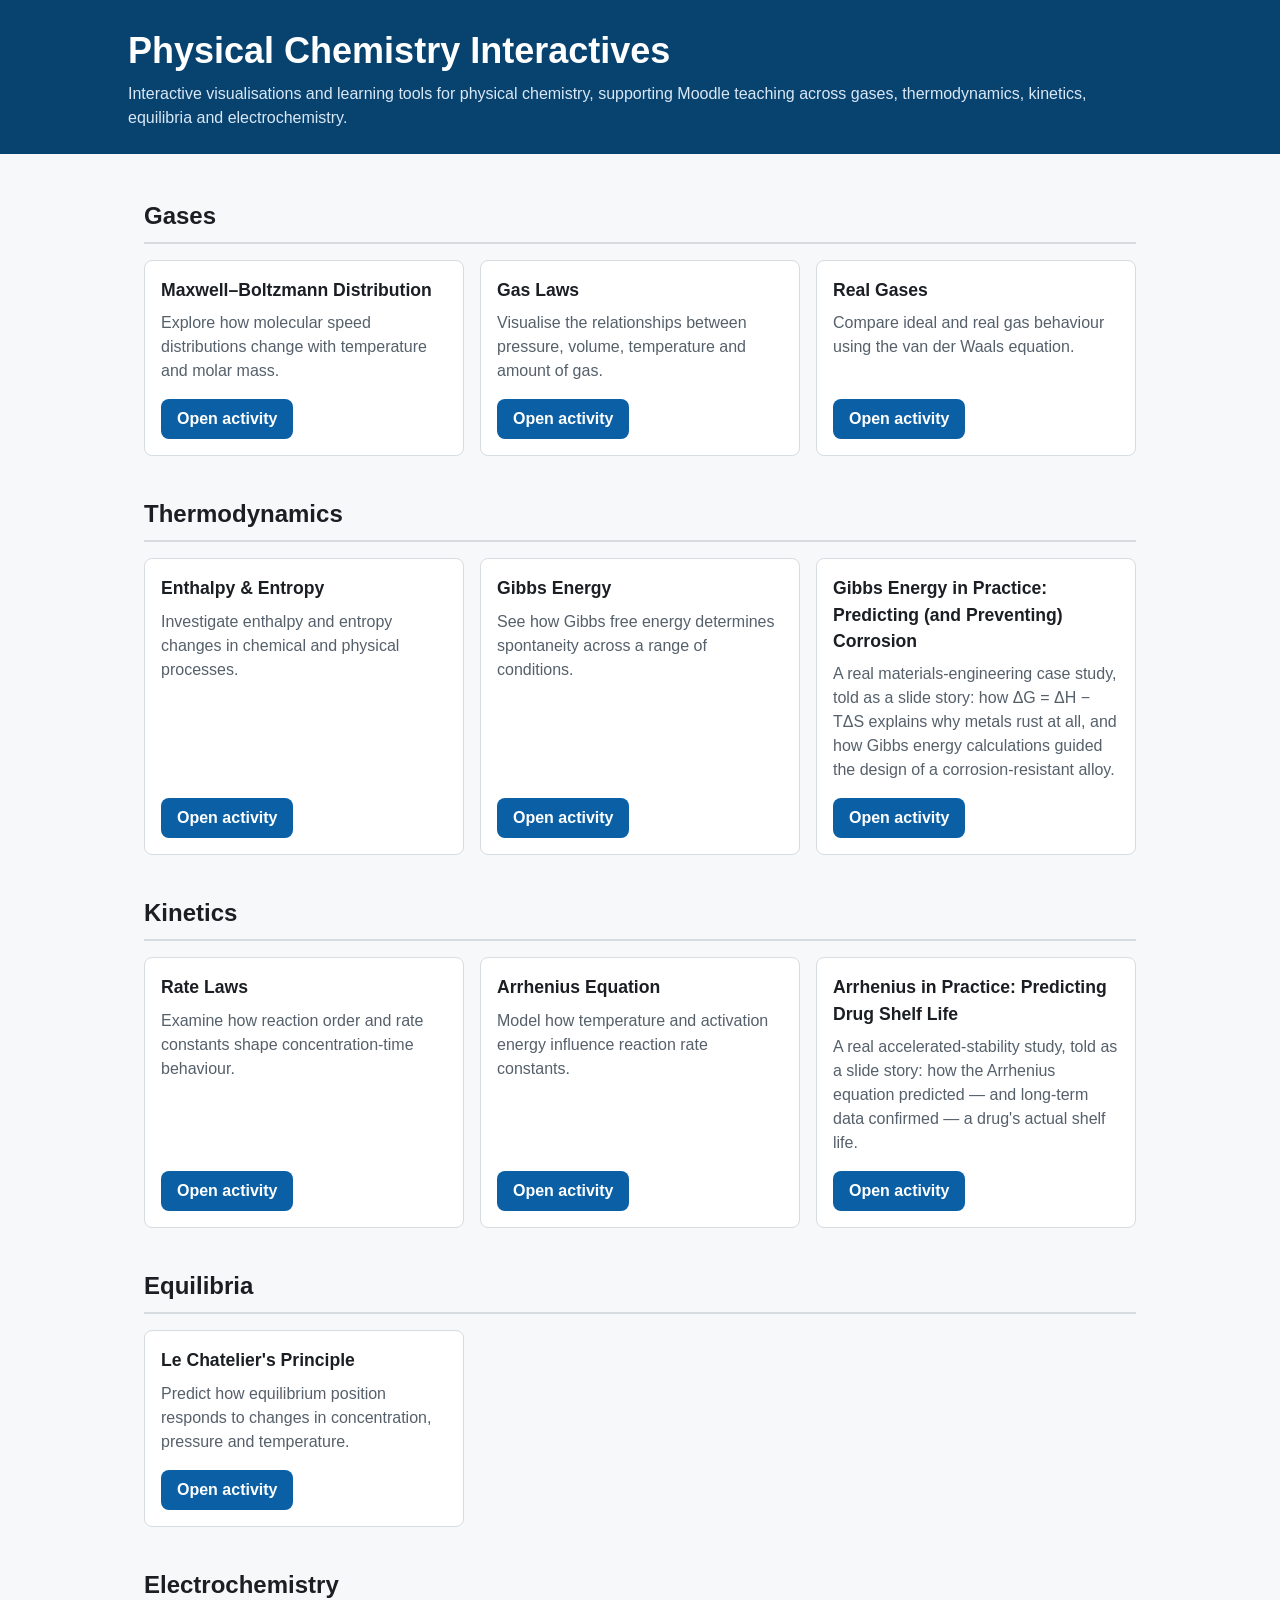
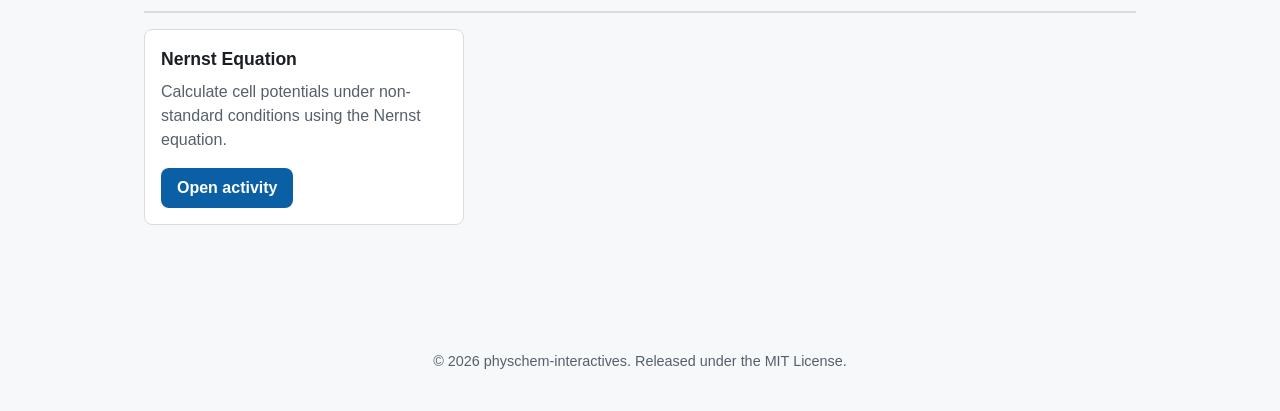
<file: index.html>
<!DOCTYPE html>
<html lang="en">
<head>
<meta charset="UTF-8">
<meta name="viewport" content="width=device-width, initial-scale=1.0">
<title>Physical Chemistry Interactives</title>
<meta name="description" content="Interactive visualisations and learning tools for physical chemistry, covering gases, thermodynamics, kinetics, equilibria and electrochemistry.">
<link rel="stylesheet" href="assets/css/site.css">
</head>
<body>
<a class="skip-link" href="#main-content">Skip to main content</a>
<header class="site-header">
  <div class="container">
    <h1>Physical Chemistry Interactives</h1>
    <p>Interactive visualisations and learning tools for physical chemistry, supporting Moodle teaching across gases, thermodynamics, kinetics, equilibria and electrochemistry.</p>
  </div>
</header>

<main id="main-content" class="site-main">
  <section class="topic-section" aria-labelledby="gases-heading">
    <h2 id="gases-heading">Gases</h2>
    <ul class="activity-grid">
      <li class="activity-card">
        <h3>Maxwell&ndash;Boltzmann Distribution</h3>
        <p>Explore how molecular speed distributions change with temperature and molar mass.</p>
        <a class="button-link" href="gases/maxwell-boltzmann/index.html">Open activity</a>
      </li>
      <li class="activity-card">
        <h3>Gas Laws</h3>
        <p>Visualise the relationships between pressure, volume, temperature and amount of gas.</p>
        <a class="button-link" href="gases/gas-laws/index.html">Open activity</a>
      </li>
      <li class="activity-card">
        <h3>Real Gases</h3>
        <p>Compare ideal and real gas behaviour using the van der Waals equation.</p>
        <a class="button-link" href="gases/real-gases/index.html">Open activity</a>
      </li>
    </ul>
  </section>

  <section class="topic-section" aria-labelledby="thermodynamics-heading">
    <h2 id="thermodynamics-heading">Thermodynamics</h2>
    <ul class="activity-grid">
      <li class="activity-card">
        <h3>Enthalpy &amp; Entropy</h3>
        <p>Investigate enthalpy and entropy changes in chemical and physical processes.</p>
        <a class="button-link" href="thermodynamics/enthalpy-entropy/index.html">Open activity</a>
      </li>
      <li class="activity-card">
        <h3>Gibbs Energy</h3>
        <p>See how Gibbs free energy determines spontaneity across a range of conditions.</p>
        <a class="button-link" href="thermodynamics/gibbs-energy/index.html">Open activity</a>
      </li>
      <li class="activity-card">
        <h3>Gibbs Energy in Practice: Predicting (and Preventing) Corrosion</h3>
        <p>A real materials-engineering case study, told as a slide story: how &Delta;G = &Delta;H &minus; T&Delta;S explains why metals rust at all, and how Gibbs energy calculations guided the design of a corrosion-resistant alloy.</p>
        <a class="button-link" href="thermodynamics/corrosion-prediction/index.html">Open activity</a>
      </li>
    </ul>
  </section>

  <section class="topic-section" aria-labelledby="kinetics-heading">
    <h2 id="kinetics-heading">Kinetics</h2>
    <ul class="activity-grid">
      <li class="activity-card">
        <h3>Rate Laws</h3>
        <p>Examine how reaction order and rate constants shape concentration-time behaviour.</p>
        <a class="button-link" href="kinetics/rate-laws/index.html">Open activity</a>
      </li>
      <li class="activity-card">
        <h3>Arrhenius Equation</h3>
        <p>Model how temperature and activation energy influence reaction rate constants.</p>
        <a class="button-link" href="kinetics/arrhenius/index.html">Open activity</a>
      </li>
      <li class="activity-card">
        <h3>Arrhenius in Practice: Predicting Drug Shelf Life</h3>
        <p>A real accelerated-stability study, told as a slide story: how the Arrhenius equation predicted &mdash; and long-term data confirmed &mdash; a drug's actual shelf life.</p>
        <a class="button-link" href="kinetics/shelf-life-prediction/index.html">Open activity</a>
      </li>
    </ul>
  </section>

  <section class="topic-section" aria-labelledby="equilibria-heading">
    <h2 id="equilibria-heading">Equilibria</h2>
    <ul class="activity-grid">
      <li class="activity-card">
        <h3>Le Chatelier&#39;s Principle</h3>
        <p>Predict how equilibrium position responds to changes in concentration, pressure and temperature.</p>
        <a class="button-link" href="equilibria/le-chatelier/index.html">Open activity</a>
      </li>
    </ul>
  </section>

  <section class="topic-section" aria-labelledby="electrochemistry-heading">
    <h2 id="electrochemistry-heading">Electrochemistry</h2>
    <ul class="activity-grid">
      <li class="activity-card">
        <h3>Nernst Equation</h3>
        <p>Calculate cell potentials under non-standard conditions using the Nernst equation.</p>
        <a class="button-link" href="electrochemistry/nernst-equation/index.html">Open activity</a>
      </li>
    </ul>
  </section>
</main>

<footer class="site-footer">
  <p>&copy; 2026 physchem-interactives. Released under the MIT License.</p>
</footer>
</body>
</html>
</file>
<file: assets/css/site.css>
/* physchem-interactives shared site styles */

:root {
  --color-bg: #f7f8fa;
  --color-surface: #ffffff;
  --color-text: #1b1f23;
  --color-muted: #55606b;
  --color-primary: #0b5fa5;
  --color-primary-dark: #08426f;
  --color-border: #d7dce1;
  --focus-ring: 3px solid #ffbf47;
  --radius: 0.5rem;
  --max-width: 64rem;
}

* {
  box-sizing: border-box;
}

html {
  font-size: 100%;
}

body {
  margin: 0;
  font-family: "Segoe UI", Roboto, Helvetica, Arial, sans-serif;
  background-color: var(--color-bg);
  color: var(--color-text);
  line-height: 1.5;
}

a {
  color: var(--color-primary);
}

a:hover,
a:focus {
  color: var(--color-primary-dark);
}

a:focus-visible,
button:focus-visible,
input:focus-visible {
  outline: var(--focus-ring);
  outline-offset: 2px;
}

.skip-link {
  position: absolute;
  left: -9999px;
  top: 0;
  background: var(--color-primary-dark);
  color: #fff;
  padding: 0.75rem 1rem;
  z-index: 100;
  border-radius: 0 0 var(--radius) 0;
}

.skip-link:focus {
  left: 0;
}

.site-header {
  background-color: var(--color-primary-dark);
  color: #fff;
  padding: 1.5rem 1rem;
}

.site-header .container {
  max-width: var(--max-width);
  margin: 0 auto;
}

.site-header h1 {
  margin: 0 0 0.25rem 0;
  font-size: clamp(1.5rem, 4vw, 2.25rem);
}

.site-header p {
  margin: 0;
  color: #d9e8f5;
}

.site-main {
  max-width: var(--max-width);
  margin: 0 auto;
  padding: 1.5rem 1rem 3rem;
}

.topic-section {
  margin-bottom: 2.5rem;
}

.topic-section h2 {
  font-size: 1.5rem;
  border-bottom: 2px solid var(--color-border);
  padding-bottom: 0.5rem;
  margin-bottom: 1rem;
}

.activity-grid {
  display: grid;
  grid-template-columns: repeat(auto-fill, minmax(15rem, 1fr));
  gap: 1rem;
  list-style: none;
  margin: 0;
  padding: 0;
}

.activity-card {
  background-color: var(--color-surface);
  border: 1px solid var(--color-border);
  border-radius: var(--radius);
  padding: 1rem;
  display: flex;
  flex-direction: column;
  height: 100%;
}

.activity-card h3 {
  margin: 0 0 0.5rem 0;
  font-size: 1.1rem;
}

.activity-card p {
  margin: 0 0 1rem 0;
  color: var(--color-muted);
  flex-grow: 1;
}

.activity-card a.button-link {
  display: inline-block;
  align-self: flex-start;
  background-color: var(--color-primary);
  color: #fff;
  text-decoration: none;
  padding: 0.5rem 1rem;
  border-radius: var(--radius);
  font-weight: 600;
}

.activity-card a.button-link:hover,
.activity-card a.button-link:focus {
  background-color: var(--color-primary-dark);
}

.site-footer {
  text-align: center;
  padding: 1.5rem 1rem;
  color: var(--color-muted);
  font-size: 0.9rem;
}

.activity-page main {
  max-width: var(--max-width);
  margin: 0 auto;
  padding: 1.5rem 1rem 3rem;
}

.breadcrumb {
  font-size: 0.9rem;
  margin-bottom: 1rem;
}

.placeholder-note {
  background-color: #fff8e5;
  border: 1px solid #f0d585;
  border-radius: var(--radius);
  padding: 1rem;
}
</file>
